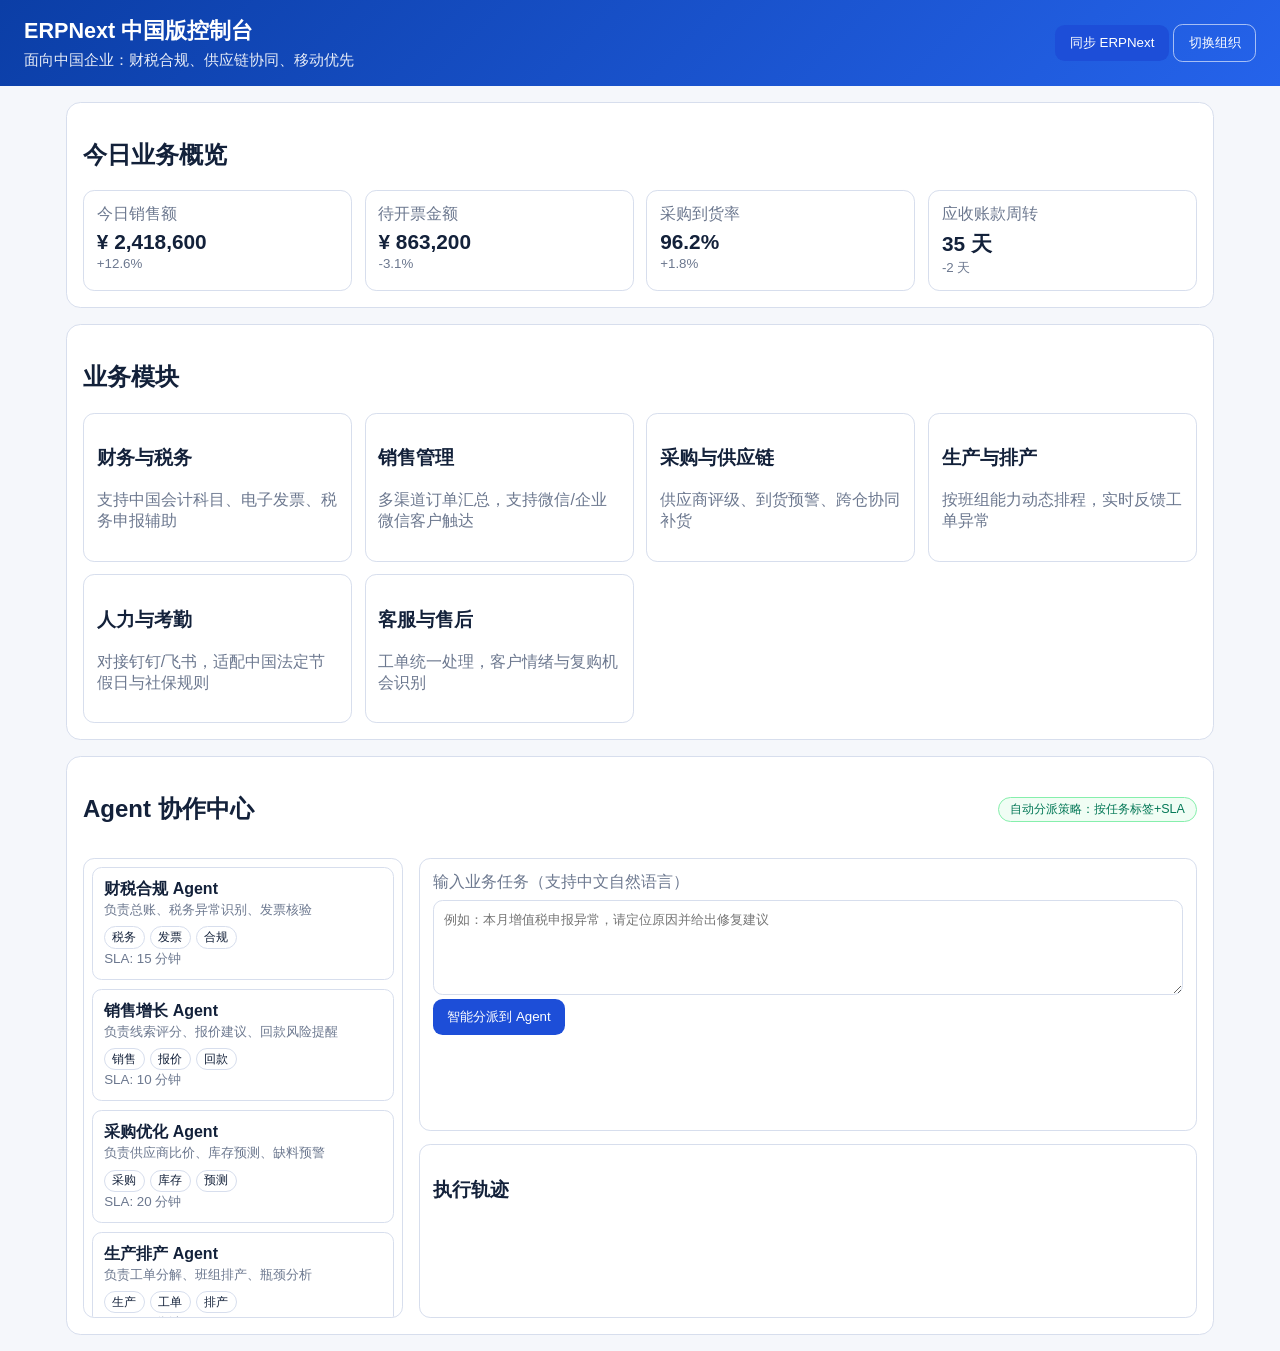
<file: webui/index.html>
<!doctype html>
<html lang="zh-CN">
  <head>
    <meta charset="UTF-8" />
    <meta name="viewport" content="width=device-width, initial-scale=1.0" />
    <title>ERPNext 中国版 WebUI（多 Agent 协作）</title>
    <link rel="stylesheet" href="./styles.css" />
  </head>
  <body>
    <header class="topbar">
      <div>
        <h1>ERPNext 中国版控制台</h1>
        <p>面向中国企业：财税合规、供应链协同、移动优先</p>
      </div>
      <div class="top-actions">
        <button id="syncBtn">同步 ERPNext</button>
        <button class="ghost">切换组织</button>
      </div>
    </header>

    <main class="layout">
      <section class="card metrics" aria-label="业务概览">
        <h2>今日业务概览</h2>
        <div class="metric-grid" id="metricGrid"></div>
      </section>

      <section class="card modules" aria-label="业务模块">
        <h2>业务模块</h2>
        <div class="module-grid" id="moduleGrid"></div>
      </section>

      <section class="card agents" aria-label="Agent 协作中心">
        <div class="card-title-row">
          <h2>Agent 协作中心</h2>
          <span class="badge">自动分派策略：按任务标签+SLA</span>
        </div>

        <div class="agent-layout">
          <aside class="agent-list" id="agentList"></aside>

          <div class="workspace">
            <div class="task-box">
              <label for="taskInput">输入业务任务（支持中文自然语言）</label>
              <textarea id="taskInput" placeholder="例如：本月增值税申报异常，请定位原因并给出修复建议"></textarea>
              <button id="assignBtn">智能分派到 Agent</button>
            </div>

            <div class="timeline">
              <h3>执行轨迹</h3>
              <ul id="timeline"></ul>
            </div>
          </div>
        </div>
      </section>
    </main>

    <template id="timelineItemTemplate">
      <li>
        <strong></strong>
        <p></p>
        <small></small>
      </li>
    </template>

    <script src="./app.js" defer></script>
  </body>
</html>
</file>
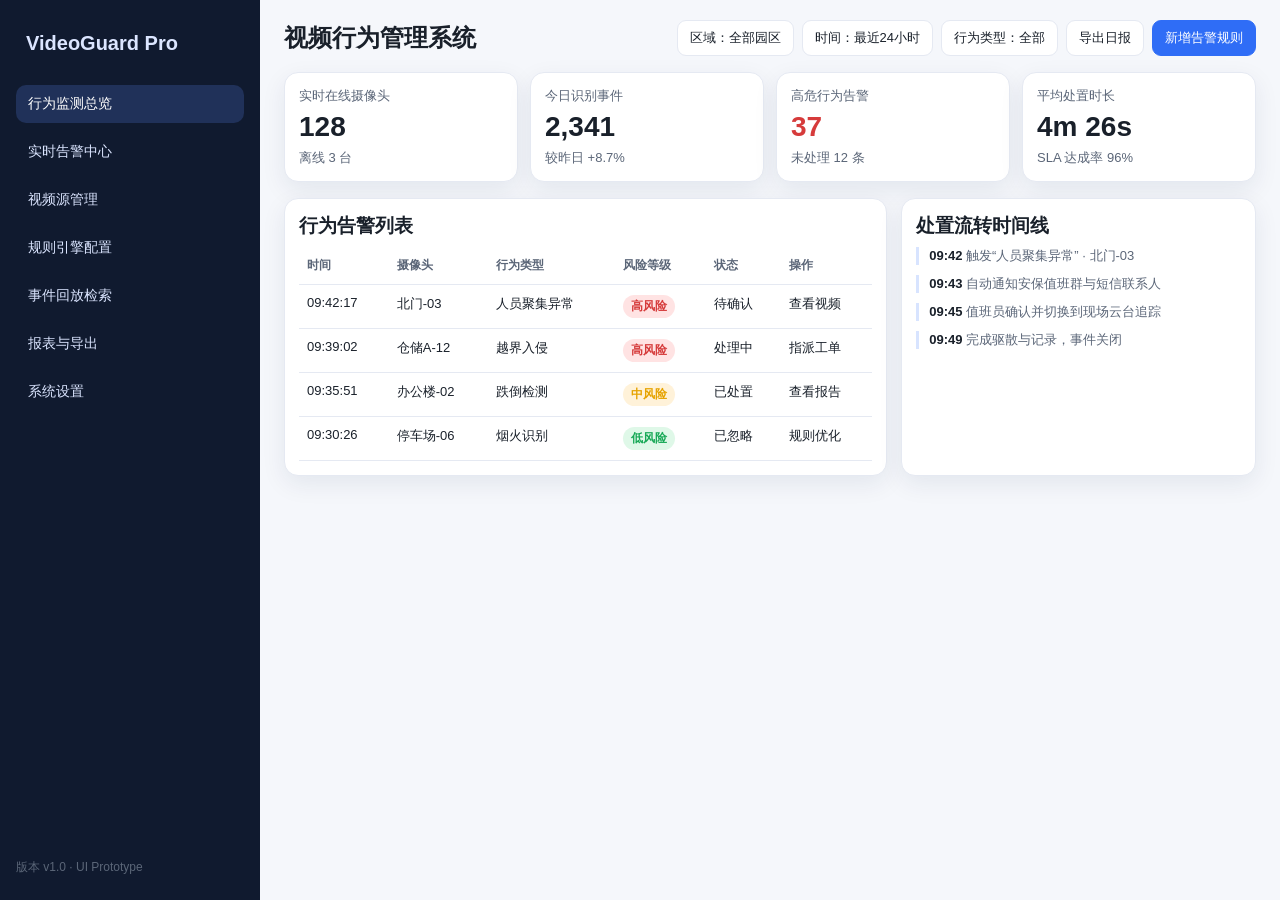
<file: video_behavior_ui.html>
<!doctype html>
<html lang="zh-CN">
<head>
  <meta charset="UTF-8" />
  <meta name="viewport" content="width=device-width, initial-scale=1.0" />
  <title>视频行为管理系统 UI 原型</title>
  <style>
    :root {
      --bg: #f5f7fb;
      --card: #ffffff;
      --text: #19202a;
      --sub: #5b6678;
      --primary: #2f6df6;
      --success: #18a957;
      --warning: #e6a300;
      --danger: #d63b3b;
      --line: #e5e9f2;
      --shadow: 0 8px 24px rgba(17, 35, 75, 0.08);
    }

    * { box-sizing: border-box; }

    body {
      margin: 0;
      font-family: "Segoe UI", "PingFang SC", "Microsoft YaHei", sans-serif;
      color: var(--text);
      background: var(--bg);
      display: grid;
      grid-template-columns: 260px 1fr;
      min-height: 100vh;
    }

    .sidebar {
      background: #101a2f;
      color: #dbe5ff;
      padding: 24px 16px;
      display: flex;
      flex-direction: column;
      gap: 10px;
    }

    .brand {
      font-weight: 700;
      font-size: 20px;
      margin-bottom: 12px;
      padding: 8px 10px;
    }

    .menu-item {
      padding: 10px 12px;
      border-radius: 10px;
      cursor: pointer;
      transition: background 0.2s;
      font-size: 14px;
    }

    .menu-item:hover,
    .menu-item.active {
      background: rgba(98, 138, 255, 0.2);
      color: #ffffff;
    }

    .content {
      padding: 20px 24px 28px;
      display: flex;
      flex-direction: column;
      gap: 16px;
    }

    .topbar {
      display: flex;
      justify-content: space-between;
      gap: 12px;
      align-items: center;
    }

    .topbar h1 {
      margin: 0;
      font-size: 24px;
    }

    .filters {
      display: flex;
      gap: 8px;
      flex-wrap: wrap;
    }

    .chip, .btn {
      border: 1px solid var(--line);
      background: #fff;
      padding: 8px 12px;
      border-radius: 9px;
      font-size: 13px;
      color: var(--text);
    }

    .btn.primary {
      background: var(--primary);
      color: #fff;
      border-color: var(--primary);
    }

    .stats {
      display: grid;
      grid-template-columns: repeat(4, minmax(130px, 1fr));
      gap: 12px;
    }

    .card {
      background: var(--card);
      border: 1px solid var(--line);
      border-radius: 14px;
      box-shadow: var(--shadow);
      padding: 14px;
    }

    .metric {
      font-size: 28px;
      font-weight: 700;
      margin: 6px 0;
    }

    .sub {
      color: var(--sub);
      font-size: 13px;
    }

    .grid {
      display: grid;
      grid-template-columns: 1.7fr 1fr;
      gap: 14px;
    }

    table {
      width: 100%;
      border-collapse: collapse;
      font-size: 13px;
    }

    th, td {
      text-align: left;
      padding: 10px 8px;
      border-bottom: 1px solid var(--line);
      vertical-align: top;
    }

    th {
      color: var(--sub);
      font-weight: 600;
      font-size: 12px;
    }

    .tag {
      display: inline-block;
      font-size: 12px;
      padding: 3px 8px;
      border-radius: 999px;
      font-weight: 600;
    }

    .tag.high { background: #ffe3e3; color: var(--danger); }
    .tag.mid { background: #fff2d9; color: var(--warning); }
    .tag.low { background: #dff8e8; color: var(--success); }

    .timeline {
      display: flex;
      flex-direction: column;
      gap: 10px;
      margin-top: 8px;
    }

    .timeline-item {
      border-left: 3px solid #d8e4ff;
      padding-left: 10px;
      font-size: 13px;
      color: var(--sub);
    }

    .timeline-item strong { color: var(--text); }

    .footer {
      margin-top: auto;
      color: var(--sub);
      font-size: 12px;
    }

    @media (max-width: 1080px) {
      body { grid-template-columns: 1fr; }
      .sidebar { display: none; }
      .stats { grid-template-columns: repeat(2, minmax(120px, 1fr)); }
      .grid { grid-template-columns: 1fr; }
    }
  </style>
</head>
<body>
  <aside class="sidebar">
    <div class="brand">VideoGuard Pro</div>
    <div class="menu-item active">行为监测总览</div>
    <div class="menu-item">实时告警中心</div>
    <div class="menu-item">视频源管理</div>
    <div class="menu-item">规则引擎配置</div>
    <div class="menu-item">事件回放检索</div>
    <div class="menu-item">报表与导出</div>
    <div class="menu-item">系统设置</div>
    <div class="footer">版本 v1.0 · UI Prototype</div>
  </aside>

  <main class="content">
    <div class="topbar">
      <h1>视频行为管理系统</h1>
      <div class="filters">
        <button class="chip">区域：全部园区</button>
        <button class="chip">时间：最近24小时</button>
        <button class="chip">行为类型：全部</button>
        <button class="btn">导出日报</button>
        <button class="btn primary">新增告警规则</button>
      </div>
    </div>

    <section class="stats">
      <article class="card">
        <div class="sub">实时在线摄像头</div>
        <div class="metric">128</div>
        <div class="sub">离线 3 台</div>
      </article>
      <article class="card">
        <div class="sub">今日识别事件</div>
        <div class="metric">2,341</div>
        <div class="sub">较昨日 +8.7%</div>
      </article>
      <article class="card">
        <div class="sub">高危行为告警</div>
        <div class="metric" style="color: var(--danger);">37</div>
        <div class="sub">未处理 12 条</div>
      </article>
      <article class="card">
        <div class="sub">平均处置时长</div>
        <div class="metric">4m 26s</div>
        <div class="sub">SLA 达成率 96%</div>
      </article>
    </section>

    <section class="grid">
      <article class="card">
        <h3 style="margin: 0 0 8px;">行为告警列表</h3>
        <table>
          <thead>
            <tr>
              <th>时间</th>
              <th>摄像头</th>
              <th>行为类型</th>
              <th>风险等级</th>
              <th>状态</th>
              <th>操作</th>
            </tr>
          </thead>
          <tbody>
            <tr>
              <td>09:42:17</td>
              <td>北门-03</td>
              <td>人员聚集异常</td>
              <td><span class="tag high">高风险</span></td>
              <td>待确认</td>
              <td>查看视频</td>
            </tr>
            <tr>
              <td>09:39:02</td>
              <td>仓储A-12</td>
              <td>越界入侵</td>
              <td><span class="tag high">高风险</span></td>
              <td>处理中</td>
              <td>指派工单</td>
            </tr>
            <tr>
              <td>09:35:51</td>
              <td>办公楼-02</td>
              <td>跌倒检测</td>
              <td><span class="tag mid">中风险</span></td>
              <td>已处置</td>
              <td>查看报告</td>
            </tr>
            <tr>
              <td>09:30:26</td>
              <td>停车场-06</td>
              <td>烟火识别</td>
              <td><span class="tag low">低风险</span></td>
              <td>已忽略</td>
              <td>规则优化</td>
            </tr>
          </tbody>
        </table>
      </article>

      <article class="card">
        <h3 style="margin: 0 0 8px;">处置流转时间线</h3>
        <div class="timeline">
          <div class="timeline-item"><strong>09:42</strong> 触发“人员聚集异常” · 北门-03</div>
          <div class="timeline-item"><strong>09:43</strong> 自动通知安保值班群与短信联系人</div>
          <div class="timeline-item"><strong>09:45</strong> 值班员确认并切换到现场云台追踪</div>
          <div class="timeline-item"><strong>09:49</strong> 完成驱散与记录，事件关闭</div>
        </div>
      </article>
    </section>
  </main>
</body>
</html>
</file>
<file: webui/styles.css>
:root {
  --bg: #f5f7fb;
  --card: #ffffff;
  --text: #13213a;
  --muted: #6c788f;
  --primary: #1d4ed8;
  --border: #d7deed;
  --good: #047857;
}

* {
  box-sizing: border-box;
  font-family: "PingFang SC", "Microsoft YaHei", sans-serif;
}

body {
  margin: 0;
  background: var(--bg);
  color: var(--text);
}

.topbar {
  padding: 1rem 1.5rem;
  background: linear-gradient(135deg, #0b3ea6, #2563eb);
  color: #fff;
  display: flex;
  justify-content: space-between;
  align-items: center;
  gap: 1rem;
}

.topbar h1 {
  margin: 0;
  font-size: 1.35rem;
}

.topbar p {
  margin: 0.35rem 0 0;
  opacity: 0.9;
  font-size: 0.92rem;
}

button {
  border: none;
  padding: 0.55rem 0.9rem;
  border-radius: 0.6rem;
  background: var(--primary);
  color: white;
  cursor: pointer;
}

button.ghost {
  background: transparent;
  border: 1px solid rgba(255, 255, 255, 0.6);
}

.layout {
  padding: 1rem;
  max-width: 1180px;
  margin: 0 auto;
  display: grid;
  gap: 1rem;
  grid-template-columns: repeat(12, 1fr);
}

.card {
  background: var(--card);
  border: 1px solid var(--border);
  border-radius: 0.9rem;
  padding: 1rem;
}

.metrics { grid-column: span 12; }
.modules { grid-column: span 12; }
.agents { grid-column: span 12; }

.metric-grid {
  display: grid;
  grid-template-columns: repeat(auto-fit, minmax(180px, 1fr));
  gap: 0.8rem;
}

.metric-item,
.module-item {
  border: 1px solid var(--border);
  border-radius: 0.7rem;
  padding: 0.8rem;
}

.metric-item strong {
  display: block;
  font-size: 1.3rem;
  margin-top: 0.3rem;
}

.module-grid {
  display: grid;
  grid-template-columns: repeat(auto-fit, minmax(220px, 1fr));
  gap: 0.8rem;
}

.module-item p,
.metric-item span,
small,
label {
  color: var(--muted);
}

.card-title-row {
  display: flex;
  justify-content: space-between;
  align-items: center;
  gap: 0.6rem;
}

.badge {
  color: var(--good);
  border: 1px solid #86efac;
  background: #f0fdf4;
  border-radius: 999px;
  padding: 0.2rem 0.7rem;
  font-size: 0.78rem;
}

.agent-layout {
  margin-top: 0.8rem;
  display: grid;
  grid-template-columns: 320px 1fr;
  gap: 1rem;
}

.agent-list {
  border: 1px solid var(--border);
  border-radius: 0.7rem;
  padding: 0.5rem;
  display: grid;
  gap: 0.55rem;
  max-height: 460px;
  overflow: auto;
}

.agent-item {
  border: 1px solid var(--border);
  border-radius: 0.6rem;
  padding: 0.7rem;
}

.agent-item h4 {
  margin: 0;
}

.agent-tags {
  display: flex;
  flex-wrap: wrap;
  gap: 0.35rem;
  margin-top: 0.45rem;
}

.agent-tags span {
  font-size: 0.75rem;
  border-radius: 999px;
  border: 1px solid var(--border);
  padding: 0.1rem 0.45rem;
}

.workspace {
  display: grid;
  gap: 0.8rem;
}

.task-box,
.timeline {
  border: 1px solid var(--border);
  border-radius: 0.7rem;
  padding: 0.8rem;
}

textarea {
  margin-top: 0.45rem;
  width: 100%;
  min-height: 95px;
  border: 1px solid var(--border);
  border-radius: 0.6rem;
  padding: 0.65rem;
  resize: vertical;
}

#timeline {
  margin: 0;
  padding-left: 1rem;
  display: grid;
  gap: 0.7rem;
}

#timeline li {
  padding: 0.5rem;
  border-left: 3px solid var(--primary);
  background: #f9fbff;
}

#timeline p {
  margin: 0.2rem 0;
}

@media (max-width: 900px) {
  .agent-layout {
    grid-template-columns: 1fr;
  }
}
</file>
